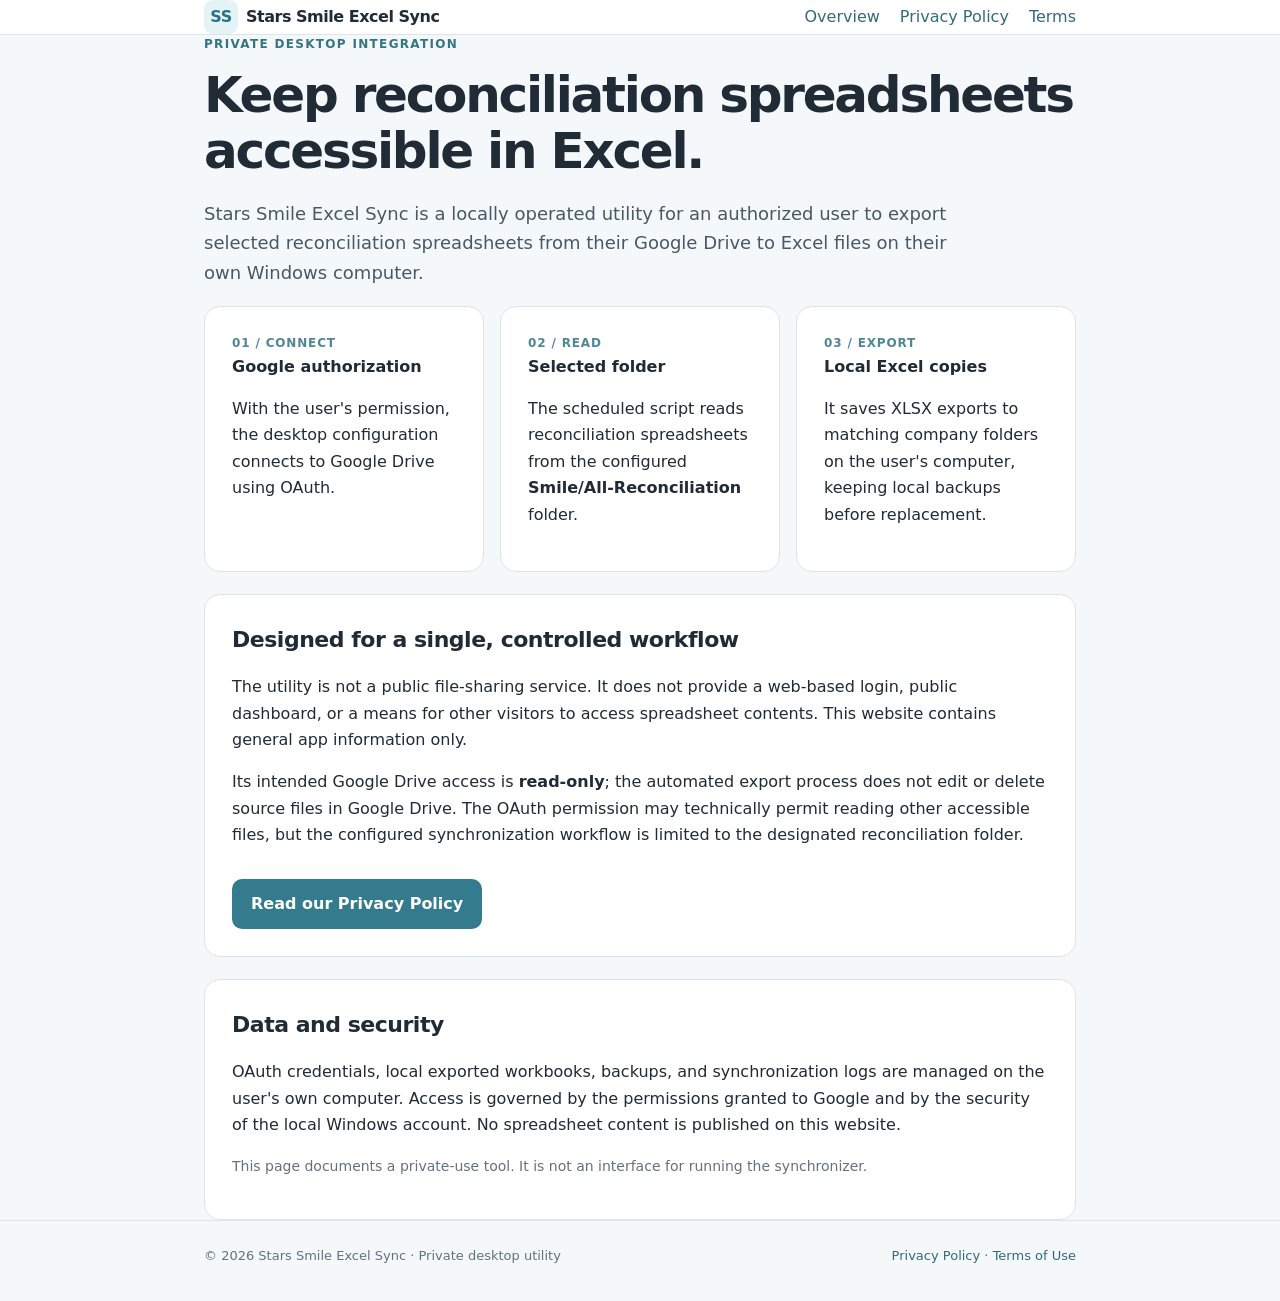
<file: index.html>
<!doctype html><html lang="en"><head><meta charset="utf-8"><meta name="viewport" content="width=device-width, initial-scale=1"><meta name="description" content="Information about Stars Smile Excel Sync, a private desktop utility for reading designated Google Drive reconciliation spreadsheets and creating local Excel copies."><title>Stars Smile Excel Sync | Private Desktop Utility</title><link rel="stylesheet" href="style.css"></head><body>
<header class="top"><nav class="wrap"><a href="index.html" class="mark"><span>SS</span>Stars Smile Excel Sync</a><div class="links"><a href="index.html" aria-current="page">Overview</a><a href="privacy.html">Privacy Policy</a><a href="terms.html">Terms</a></div></nav></header>
<main class="wrap"><div class="tag">Private desktop integration</div><h1>Keep reconciliation spreadsheets accessible in Excel.</h1><p class="lead">Stars Smile Excel Sync is a locally operated utility for an authorized user to export selected reconciliation spreadsheets from their Google Drive to Excel files on their own Windows computer.</p>
<section class="grid" aria-label="How it works"><article class="tile"><div class="number">01 / CONNECT</div><h3>Google authorization</h3><p>With the user's permission, the desktop configuration connects to Google Drive using OAuth.</p></article><article class="tile"><div class="number">02 / READ</div><h3>Selected folder</h3><p>The scheduled script reads reconciliation spreadsheets from the configured <strong>Smile/All-Reconciliation</strong> folder.</p></article><article class="tile"><div class="number">03 / EXPORT</div><h3>Local Excel copies</h3><p>It saves XLSX exports to matching company folders on the user's computer, keeping local backups before replacement.</p></article></section>
<section class="panel"><h2>Designed for a single, controlled workflow</h2><p>The utility is not a public file-sharing service. It does not provide a web-based login, public dashboard, or a means for other visitors to access spreadsheet contents. This website contains general app information only.</p><p>Its intended Google Drive access is <strong>read-only</strong>; the automated export process does not edit or delete source files in Google Drive. The OAuth permission may technically permit reading other accessible files, but the configured synchronization workflow is limited to the designated reconciliation folder.</p><a class="button" href="privacy.html">Read our Privacy Policy</a></section>
<section class="panel"><h2>Data and security</h2><p>OAuth credentials, local exported workbooks, backups, and synchronization logs are managed on the user's own computer. Access is governed by the permissions granted to Google and by the security of the local Windows account. No spreadsheet content is published on this website.</p><p class="fine">This page documents a private-use tool. It is not an interface for running the synchronizer.</p></section></main>
<footer><div class="wrap"><span>© 2026 Stars Smile Excel Sync · Private desktop utility</span><div><a href="privacy.html">Privacy Policy</a> · <a href="terms.html">Terms of Use</a></div></div></footer></body></html>
</file>
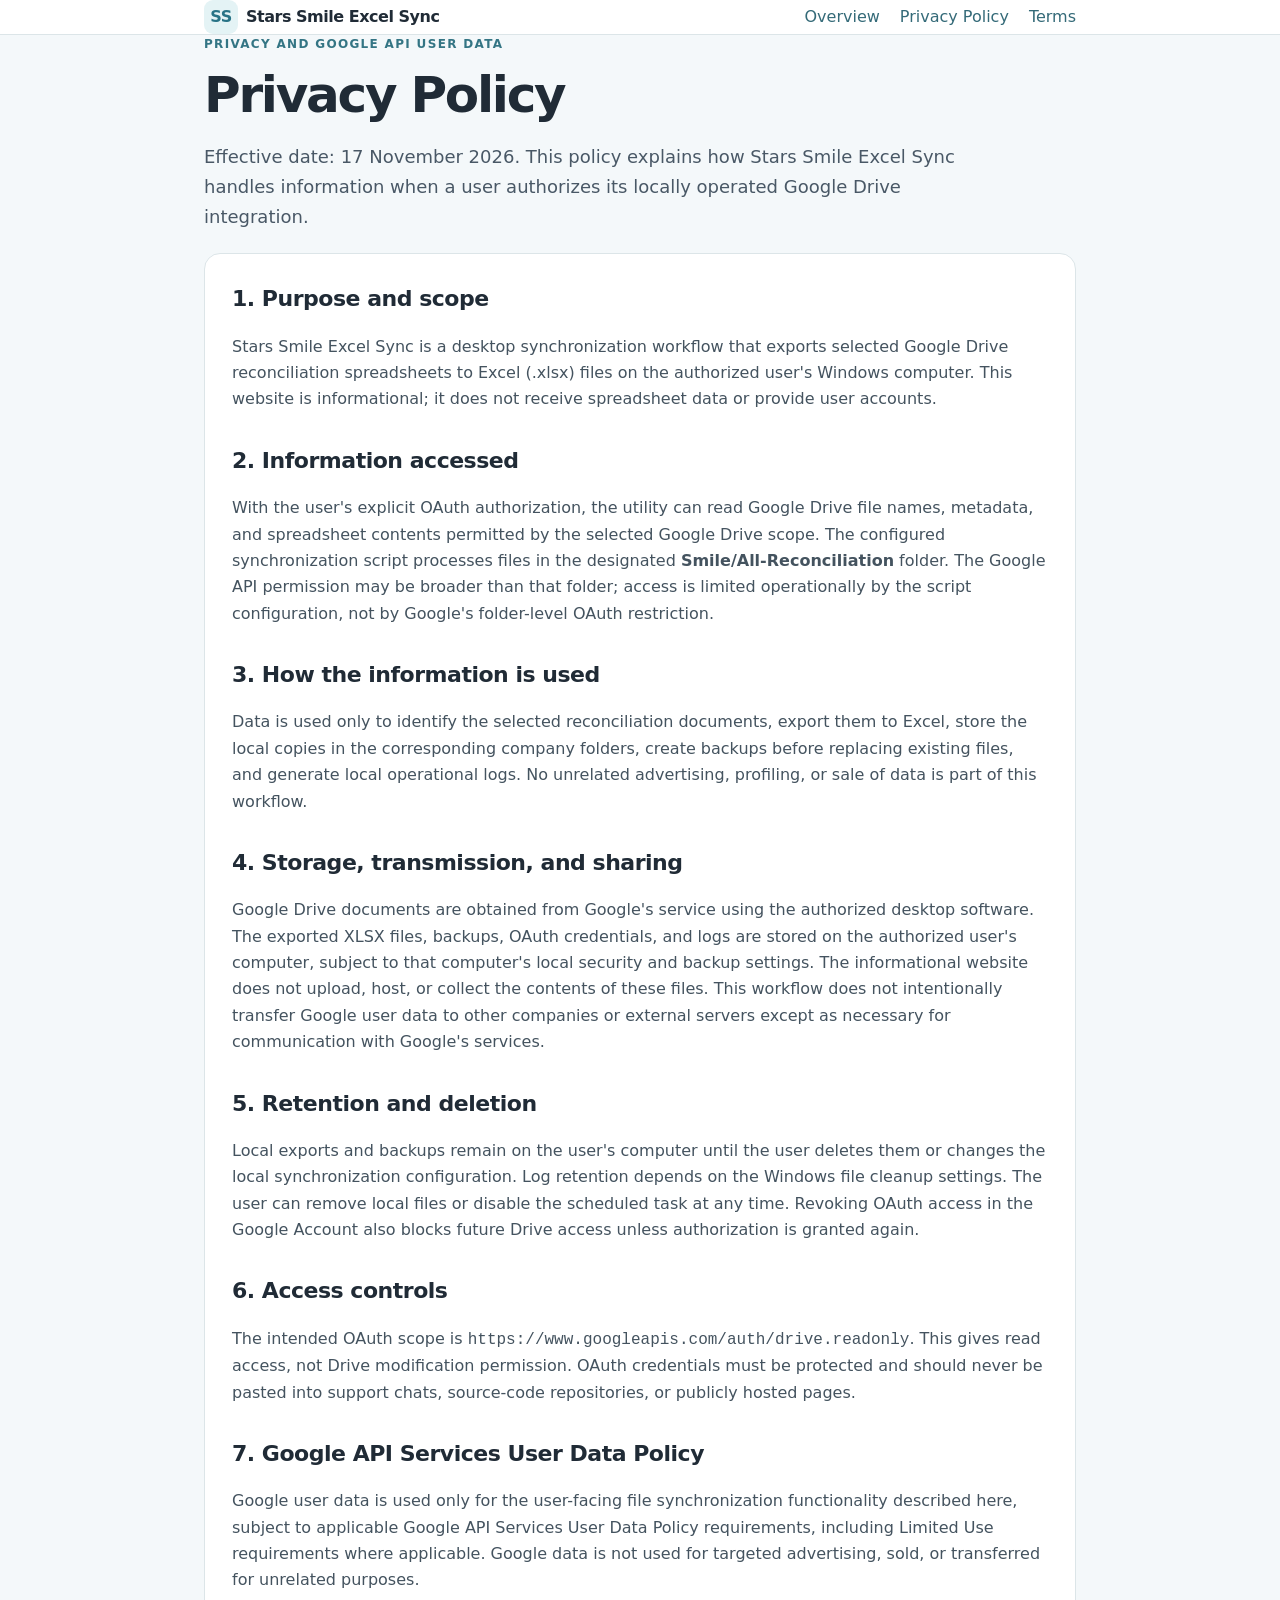
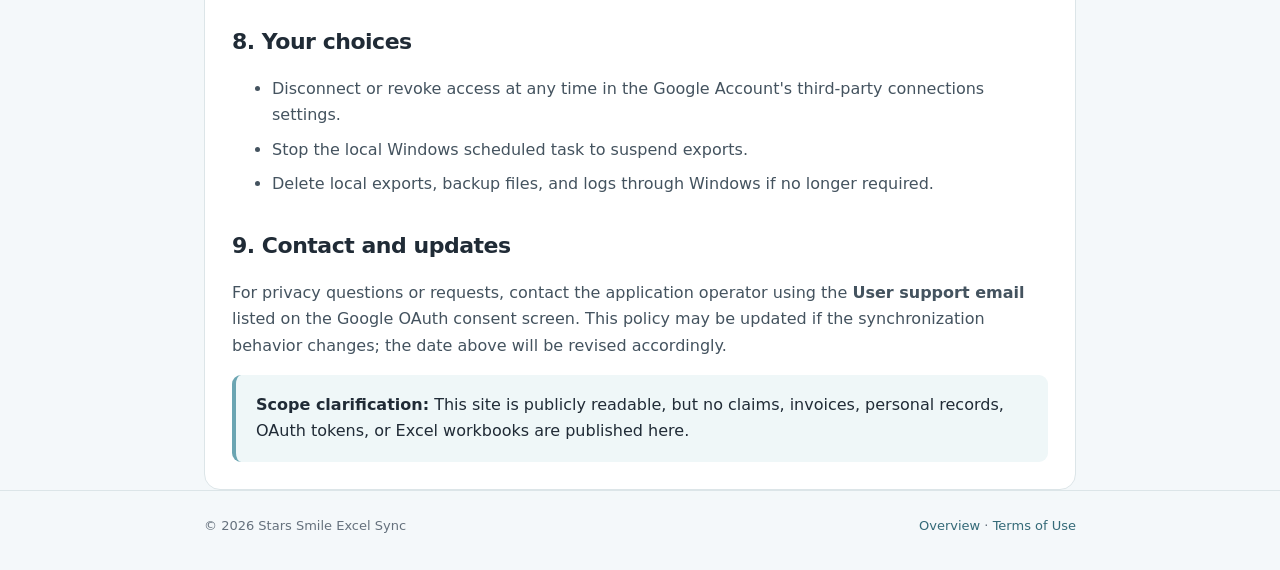
<file: privacy.html>
<!doctype html><html lang="en"><head><meta charset="utf-8"><meta name="viewport" content="width=device-width, initial-scale=1"><meta name="description" content="Privacy Policy for Stars Smile Excel Sync, a read-only Google Drive to local Excel utility."><title>Privacy Policy | Stars Smile Excel Sync</title><link rel="stylesheet" href="style.css"></head><body>
<header class="top"><nav class="wrap"><a href="index.html" class="mark"><span>SS</span>Stars Smile Excel Sync</a><div class="links"><a href="index.html">Overview</a><a href="privacy.html" aria-current="page">Privacy Policy</a><a href="terms.html">Terms</a></div></nav></header>
<main class="wrap"><div class="tag">Privacy and Google API user data</div><h1>Privacy Policy</h1><p class="lead">Effective date: 17 November 2026. This policy explains how Stars Smile Excel Sync handles information when a user authorizes its locally operated Google Drive integration.</p>
<section class="panel body-copy"><h2>1. Purpose and scope</h2><p>Stars Smile Excel Sync is a desktop synchronization workflow that exports selected Google Drive reconciliation spreadsheets to Excel (.xlsx) files on the authorized user's Windows computer. This website is informational; it does not receive spreadsheet data or provide user accounts.</p>
<h2>2. Information accessed</h2><p>With the user's explicit OAuth authorization, the utility can read Google Drive file names, metadata, and spreadsheet contents permitted by the selected Google Drive scope. The configured synchronization script processes files in the designated <strong>Smile/All-Reconciliation</strong> folder. The Google API permission may be broader than that folder; access is limited operationally by the script configuration, not by Google's folder-level OAuth restriction.</p>
<h2>3. How the information is used</h2><p>Data is used only to identify the selected reconciliation documents, export them to Excel, store the local copies in the corresponding company folders, create backups before replacing existing files, and generate local operational logs. No unrelated advertising, profiling, or sale of data is part of this workflow.</p>
<h2>4. Storage, transmission, and sharing</h2><p>Google Drive documents are obtained from Google's service using the authorized desktop software. The exported XLSX files, backups, OAuth credentials, and logs are stored on the authorized user's computer, subject to that computer's local security and backup settings. The informational website does not upload, host, or collect the contents of these files. This workflow does not intentionally transfer Google user data to other companies or external servers except as necessary for communication with Google's services.</p>
<h2>5. Retention and deletion</h2><p>Local exports and backups remain on the user's computer until the user deletes them or changes the local synchronization configuration. Log retention depends on the Windows file cleanup settings. The user can remove local files or disable the scheduled task at any time. Revoking OAuth access in the Google Account also blocks future Drive access unless authorization is granted again.</p>
<h2>6. Access controls</h2><p>The intended OAuth scope is <code>https://www.googleapis.com/auth/drive.readonly</code>. This gives read access, not Drive modification permission. OAuth credentials must be protected and should never be pasted into support chats, source-code repositories, or publicly hosted pages.</p>
<h2>7. Google API Services User Data Policy</h2><p>Google user data is used only for the user-facing file synchronization functionality described here, subject to applicable Google API Services User Data Policy requirements, including Limited Use requirements where applicable. Google data is not used for targeted advertising, sold, or transferred for unrelated purposes.</p>
<h2>8. Your choices</h2><ul><li>Disconnect or revoke access at any time in the Google Account's third-party connections settings.</li><li>Stop the local Windows scheduled task to suspend exports.</li><li>Delete local exports, backup files, and logs through Windows if no longer required.</li></ul>
<h2>9. Contact and updates</h2><p>For privacy questions or requests, contact the application operator using the <strong>User support email</strong> listed on the Google OAuth consent screen. This policy may be updated if the synchronization behavior changes; the date above will be revised accordingly.</p>
<div class="callout"><strong>Scope clarification:</strong> This site is publicly readable, but no claims, invoices, personal records, OAuth tokens, or Excel workbooks are published here.</div>
</section></main><footer><div class="wrap"><span>© 2026 Stars Smile Excel Sync</span><div><a href="index.html">Overview</a> · <a href="terms.html">Terms of Use</a></div></div></footer></body></html>
</file>
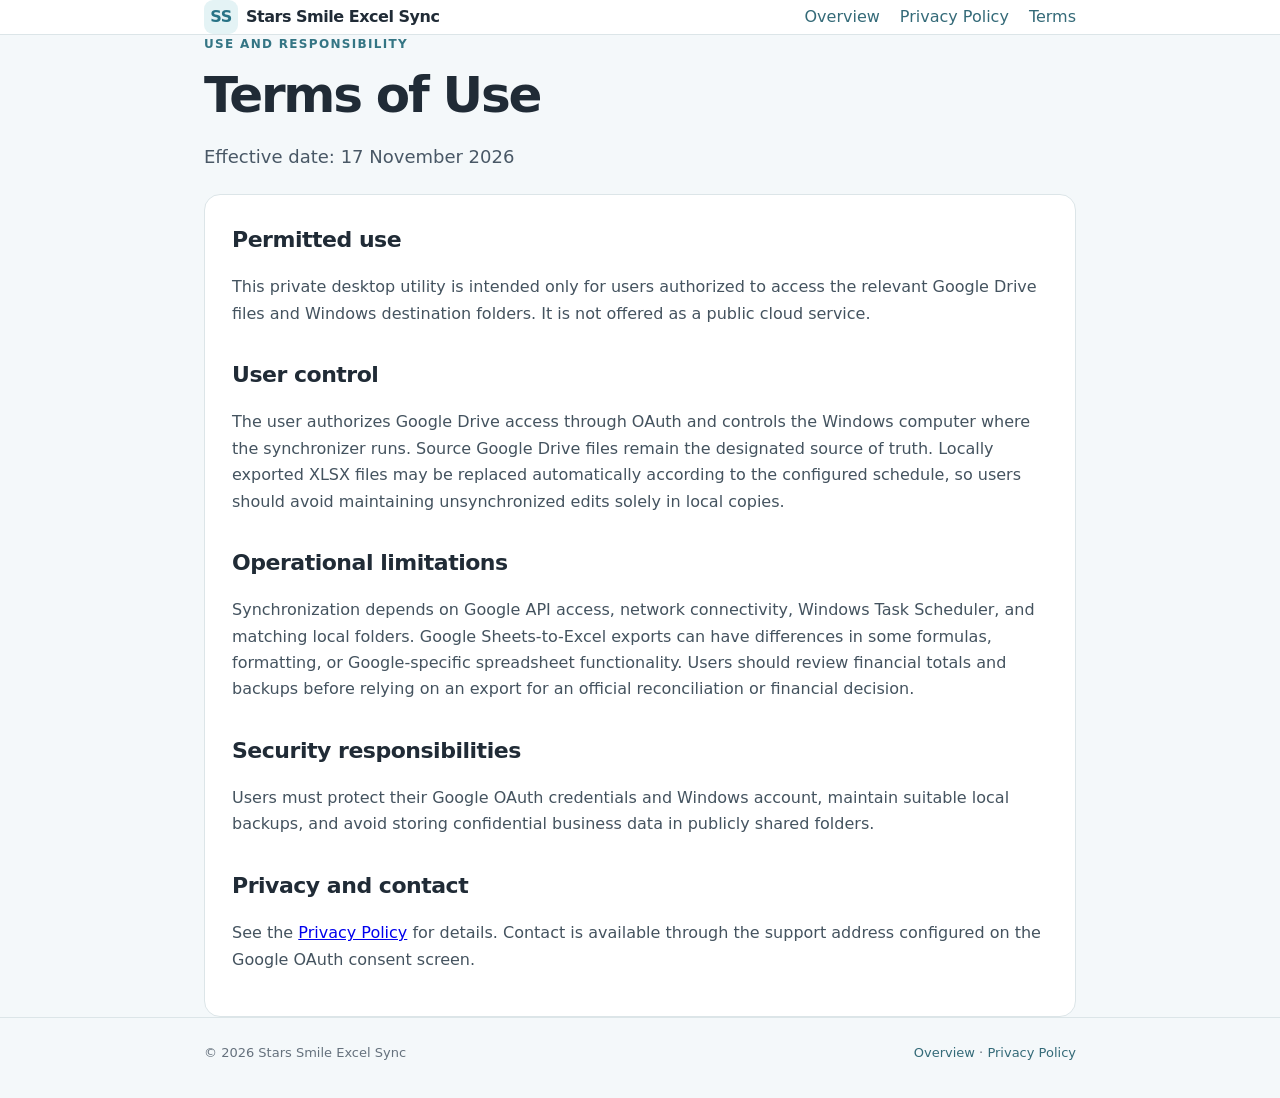
<file: terms.html>
<!doctype html><html lang="en"><head><meta charset="utf-8"><meta name="viewport" content="width=device-width, initial-scale=1"><title>Terms of Use | Stars Smile Excel Sync</title><link rel="stylesheet" href="style.css"></head><body>
<header class="top"><nav class="wrap"><a href="index.html" class="mark"><span>SS</span>Stars Smile Excel Sync</a><div class="links"><a href="index.html">Overview</a><a href="privacy.html">Privacy Policy</a><a href="terms.html" aria-current="page">Terms</a></div></nav></header>
<main class="wrap"><div class="tag">Use and responsibility</div><h1>Terms of Use</h1><p class="lead">Effective date: 17 November 2026</p><section class="panel body-copy">
<h2>Permitted use</h2><p>This private desktop utility is intended only for users authorized to access the relevant Google Drive files and Windows destination folders. It is not offered as a public cloud service.</p>
<h2>User control</h2><p>The user authorizes Google Drive access through OAuth and controls the Windows computer where the synchronizer runs. Source Google Drive files remain the designated source of truth. Locally exported XLSX files may be replaced automatically according to the configured schedule, so users should avoid maintaining unsynchronized edits solely in local copies.</p>
<h2>Operational limitations</h2><p>Synchronization depends on Google API access, network connectivity, Windows Task Scheduler, and matching local folders. Google Sheets-to-Excel exports can have differences in some formulas, formatting, or Google-specific spreadsheet functionality. Users should review financial totals and backups before relying on an export for an official reconciliation or financial decision.</p>
<h2>Security responsibilities</h2><p>Users must protect their Google OAuth credentials and Windows account, maintain suitable local backups, and avoid storing confidential business data in publicly shared folders.</p>
<h2>Privacy and contact</h2><p>See the <a href="privacy.html">Privacy Policy</a> for details. Contact is available through the support address configured on the Google OAuth consent screen.</p>
</section></main><footer><div class="wrap"><span>© 2026 Stars Smile Excel Sync</span><div><a href="index.html">Overview</a> · <a href="privacy.html">Privacy Policy</a></div></div></footer></body></html>
</file>
<file: style.css>
:root{color-scheme:light;--ink:#202b36;--muted:#65717d;--edge:#dce5e8;--light:#f4f8fa;--accent:#4f95a6;--white:#fff}*{box-sizing:border-box}body{margin:0;font:16px/1.65 system-ui,-apple-system,Segoe UI,Arial,sans-serif;background:var(--light);color:var(--ink)}.wrap{max-width:920px;margin:auto;padding:0 24px}.top{background:var(--white);border-bottom:1px solid var(--edge)}nav{display:flex;justify-content:space-between;align-items:center;gap:18px;padding:17px 0;flex-wrap:wrap}.mark{font-weight:750;letter-spacing:-.03em;text-decoration:none;color:var(--ink)}.mark span{display:inline-grid;place-items:center;background:#e4f3f5;color:#287386;border-radius:9px;width:34px;height:34px;margin-right:8px}nav .links{display:flex;gap:20px;flex-wrap:wrap}nav .links a,footer a{color:#346a78;text-decoration:none}nav a:hover,footer a:hover{text-decoration:underline}main{padding:52px 0 70px}.tag{font-size:12px;color:#347584;text-transform:uppercase;font-weight:800;letter-spacing:.11em}h1{font-size:clamp(32px,4.5vw,50px);line-height:1.13;letter-spacing:-.045em;margin:12px 0 19px}h2{font-size:22px;letter-spacing:-.022em;margin:0 0 13px}h3{font-size:16px;margin:0 0 8px}.lead{font-size:18px;max-width:760px;color:#495866}.panel,.tile{background:var(--white);border:1px solid var(--edge);border-radius:16px;padding:27px;margin-top:22px}.grid{display:grid;grid-template-columns:repeat(3,minmax(0,1fr));gap:16px}.grid .tile{margin-top:0}.number{font-size:12px;color:#4f8795;font-weight:800;letter-spacing:.07em}.fine{font-size:14px;color:var(--muted)}.body-copy p,.body-copy li{color:#44535f}.body-copy li{margin-bottom:8px}.body-copy h2{margin-top:30px}.body-copy h2:first-child{margin-top:0}.callout{background:#eff7f8;padding:17px 20px;border-left:4px solid #6ba5b2;border-radius:9px}.button{display:inline-block;text-decoration:none;font-weight:650;color:#fff;background:#347c8d;padding:12px 19px;border-radius:10px;margin-top:14px}.button:hover{background:#256476}footer{border-top:1px solid var(--edge);padding:24px 0 35px;color:var(--muted);font-size:13px}footer .wrap{display:flex;justify-content:space-between;gap:12px;flex-wrap:wrap}@media(max-width:700px){.grid{grid-template-columns:1fr}main{padding-top:35px}.panel{padding:21px}}
</file>
